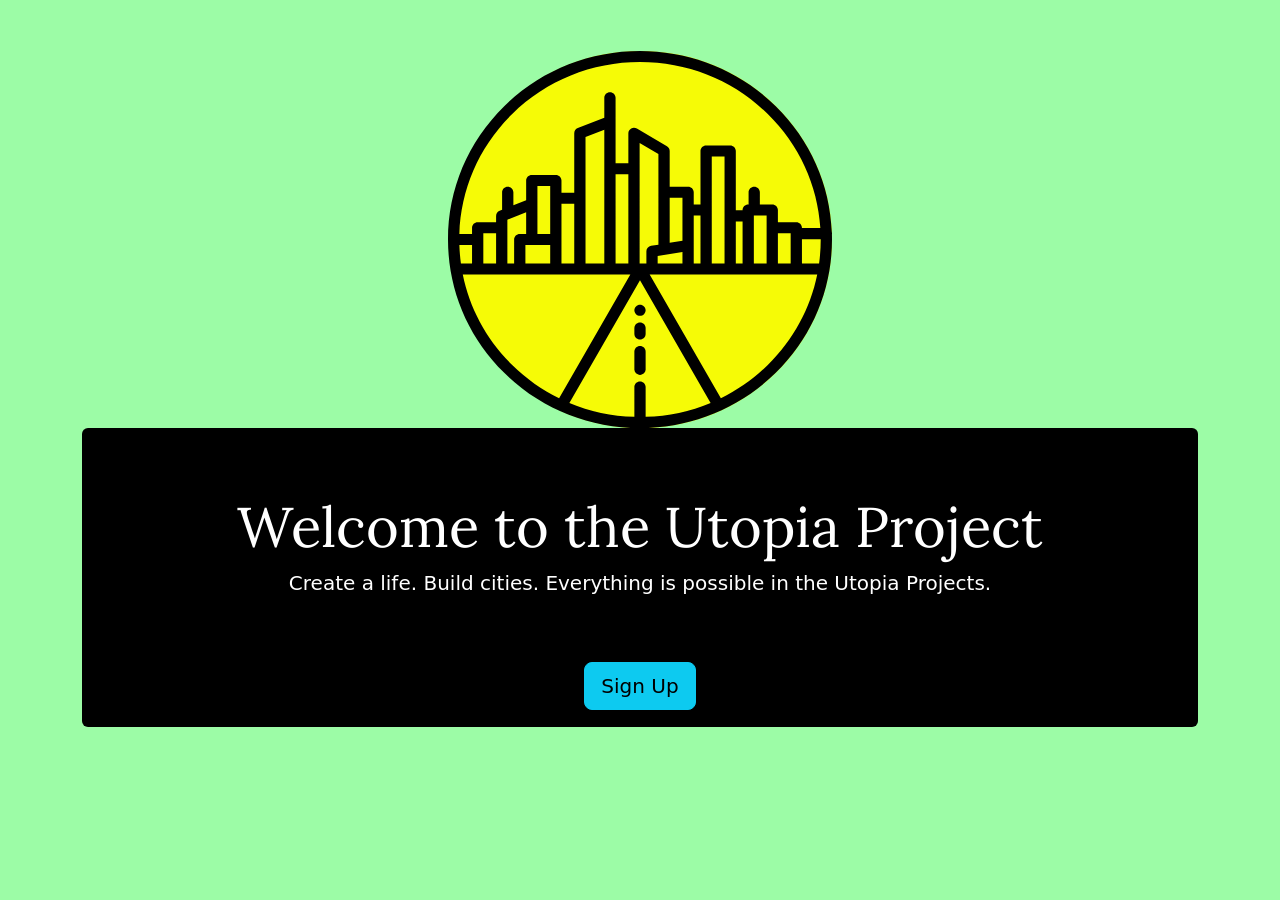
<file: index.html>
<!doctype html>
<html lang="en">
  <head>
    <!-- Required meta tags -->
    <meta charset="utf-8">
    <meta name="viewport" content="width=device-width, initial-scale=1">

    <!-- Bootstrap CSS -->
    <link href="https://cdn.jsdelivr.net/npm/bootstrap@5.1.3/dist/css/bootstrap.min.css" rel="stylesheet" integrity="sha384-1BmE4kWBq78iYhFldvKuhfTAU6auU8tT94WrHftjDbrCEXSU1oBoqyl2QvZ6jIW3" crossorigin="anonymous">

    <!--Custom Styles-->
    <link rel="stylesheet" type="text/css" href="base.css">
    <link rel="stylesheet" type="text/css" href="style.css">

    <!--Font-->
    <link rel="preconnect" href="https://fonts.googleapis.com">
    <link rel="preconnect" href="https://fonts.gstatic.com" crossorigin>
    <link href="https://fonts.googleapis.com/css2?family=Lora&display=swap" rel="stylesheet">

    <title>Utopia Landing</title>
  </head>
  <body>
     
      
      
      
    <img src="Group 1.svg" alt="Utopia logo" width="30%" height="30%">
    <div class="container">
            <div class="card">
                <div class="card-body">
                     <!--Hero-->
       <div class="hero p-5 rounded-3">
            <h1 class="display-4">Welcome to the Utopia Project</h1>
            <p class="lead">Create a life. Build cities. Everything is possible in the Utopia Projects.</p>
    </div><!--END hero-->
    <div class="text-center">
                <a href="Home.html" class="btn btn-info btn-lg">Sign Up</a>
                </div>
                </div>
            </div>
    </div>

    

    <!-- Bootstrap Bundle with Popper -->
    <script src="https://cdn.jsdelivr.net/npm/bootstrap@5.1.3/dist/js/bootstrap.bundle.min.js" integrity="sha384-ka7Sk0Gln4gmtz2MlQnikT1wXgYsOg+OMhuP+IlRH9sENBO0LRn5q+8nbTov4+1p" crossorigin="anonymous"></script>

   
  </body>
</html>
</file>
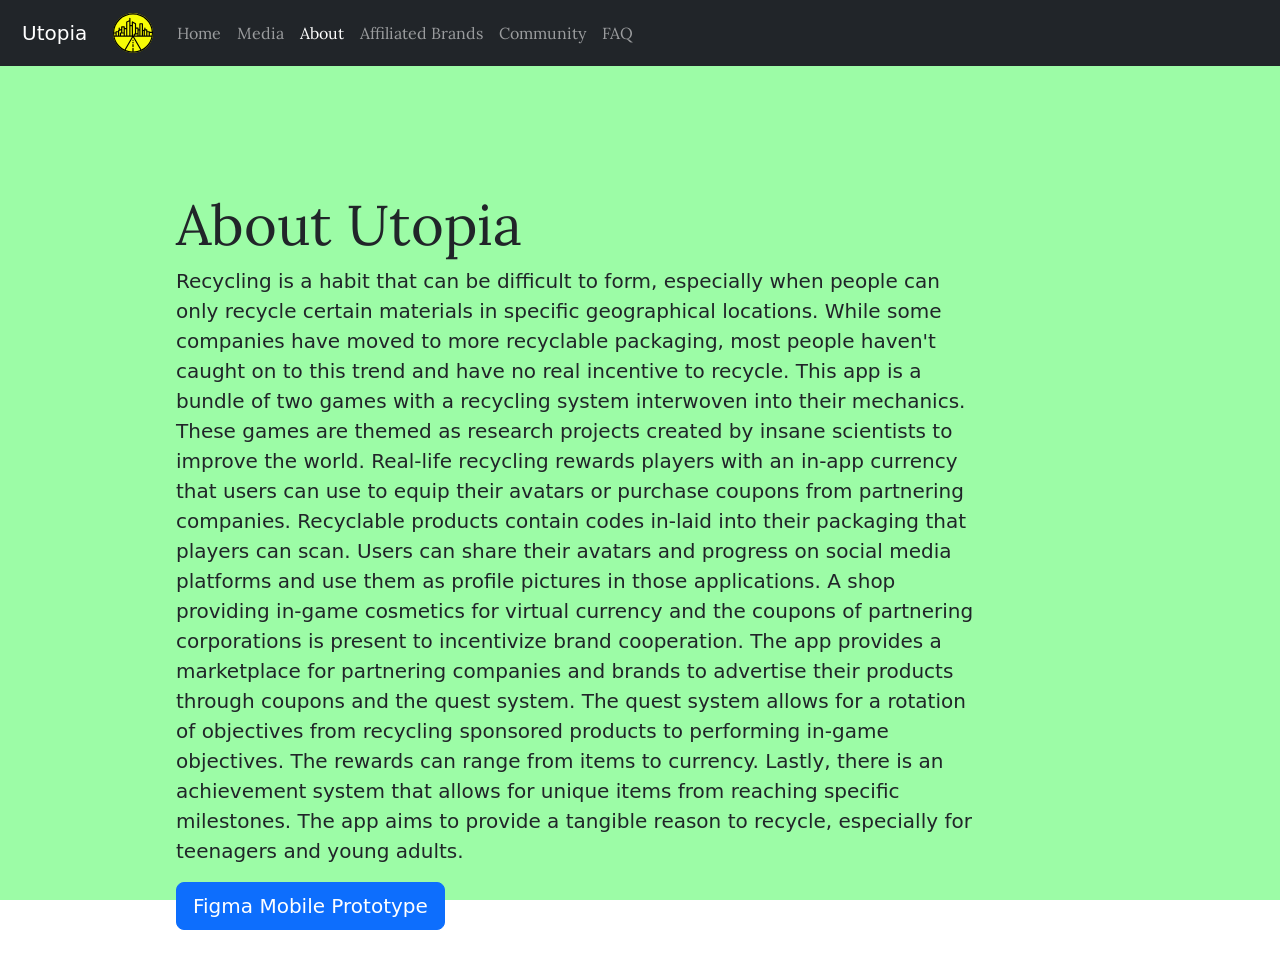
<file: About.html>
<!doctype html>
<html lang="en">
  <head>
    <!-- Required meta tags -->
    <meta charset="utf-8">
    <meta name="viewport" content="width=device-width, initial-scale=1">

    <!-- Bootstrap CSS -->
    <link href="https://cdn.jsdelivr.net/npm/bootstrap@5.1.3/dist/css/bootstrap.min.css" rel="stylesheet" integrity="sha384-1BmE4kWBq78iYhFldvKuhfTAU6auU8tT94WrHftjDbrCEXSU1oBoqyl2QvZ6jIW3" crossorigin="anonymous">

    <!--Custom Styles-->
    <link rel="stylesheet" type="text/css" href="base.css">
    <link rel="stylesheet" type="text/css" href="astyle.css">

    <!--Font-->
    <link rel="preconnect" href="https://fonts.googleapis.com">
    <link rel="preconnect" href="https://fonts.gstatic.com" crossorigin>
    <link href="https://fonts.googleapis.com/css2?family=Lora&display=swap" rel="stylesheet">

    <title>About</title>
  </head>
  <body>
    <!--navbar-->
    <nav class="navbar navbar-expand-lg navbar-dark bg-dark">
       
        <div class="container-fluid">
            <!--Brand Name-->
          <a class="navbar-brand" href="index.html">Utopia</a>
           <!--Icon-->
        <a class="navbar-brand" href="index.html">
            <img src="Group 1.svg" alt="Utopia logo" width="40" height="40">
          </a>
          <button class="navbar-toggler" type="button" data-bs-toggle="collapse" data-bs-target="#navbarNav" aria-controls="navbarNav" aria-expanded="false" aria-label="Toggle navigation">
            <span class="navbar-toggler-icon"></span>
          </button>
          <div class="collapse navbar-collapse" id="navbarNav">
            <ul class="navbar-nav">
                <li class="nav-item">
                    <a class="nav-link" href="Home.html">Home</a>
                </li>
              <li class="nav-item">
                    <a class="nav-link" href="Media.html">Media</a>
                </li>
              <li class="nav-item">
                <a class="nav-link active" aria-current="page" href="About.html">About</a>
              </li>
              <li class="nav-item">
                <a class="nav-link" href="Brands.html">Affiliated Brands</a>
              </li>
              <li class="nav-item">
                <a class="nav-link" href="Community.html">Community</a>
              </li>
              <li class="nav-item">
                <a class="nav-link" href="FAQ.html">FAQ</a>
              </li>
            </ul>
          </div>
        </div>
      </nav> <!--END navbar code-->

      <!--Hero-->
      <div class="hero p-5 rounded-3">
              <h1 class="display-4">About Utopia</h1>
              <p class="lead">Recycling is a habit that can be difficult to form, especially when people can only recycle certain materials in specific geographical locations. While some companies have moved to more recyclable packaging, most people haven't caught on to this trend and have no real incentive to recycle. This app is a bundle of two games with a recycling system interwoven into their mechanics. These games are themed as research projects created by insane scientists to improve the world. Real-life recycling rewards players with an in-app currency that users can use to equip their avatars or purchase coupons from partnering companies. Recyclable products contain codes in-laid into their packaging that players can scan. Users can share their avatars and progress on social media platforms and use them as profile pictures in those applications. A shop providing in-game cosmetics for virtual currency and the coupons of partnering corporations is present to incentivize brand cooperation. The app provides a marketplace for partnering companies and brands to advertise their products through coupons and the quest system. The quest system allows for a rotation of objectives from recycling sponsored products to performing in-game objectives. The rewards can range from items to currency. Lastly, there is an achievement system that allows for unique items from reaching specific milestones. The app aims to provide a tangible reason to recycle, especially for teenagers and young adults.</p>
              <a href="https://www.figma.com/file/jOb9wAshvpnRQLaUK1SSvT/Utopia?node-id=2%3A4" class="btn btn-primary btn-lg">Figma Mobile Prototype</a>
      </div><!--END hero-->
      

      

    
    <!-- Bootstrap Bundle with Popper -->
    <script src="https://cdn.jsdelivr.net/npm/bootstrap@5.1.3/dist/js/bootstrap.bundle.min.js" integrity="sha384-ka7Sk0Gln4gmtz2MlQnikT1wXgYsOg+OMhuP+IlRH9sENBO0LRn5q+8nbTov4+1p" crossorigin="anonymous"></script>

  </body>
</html>
</file>
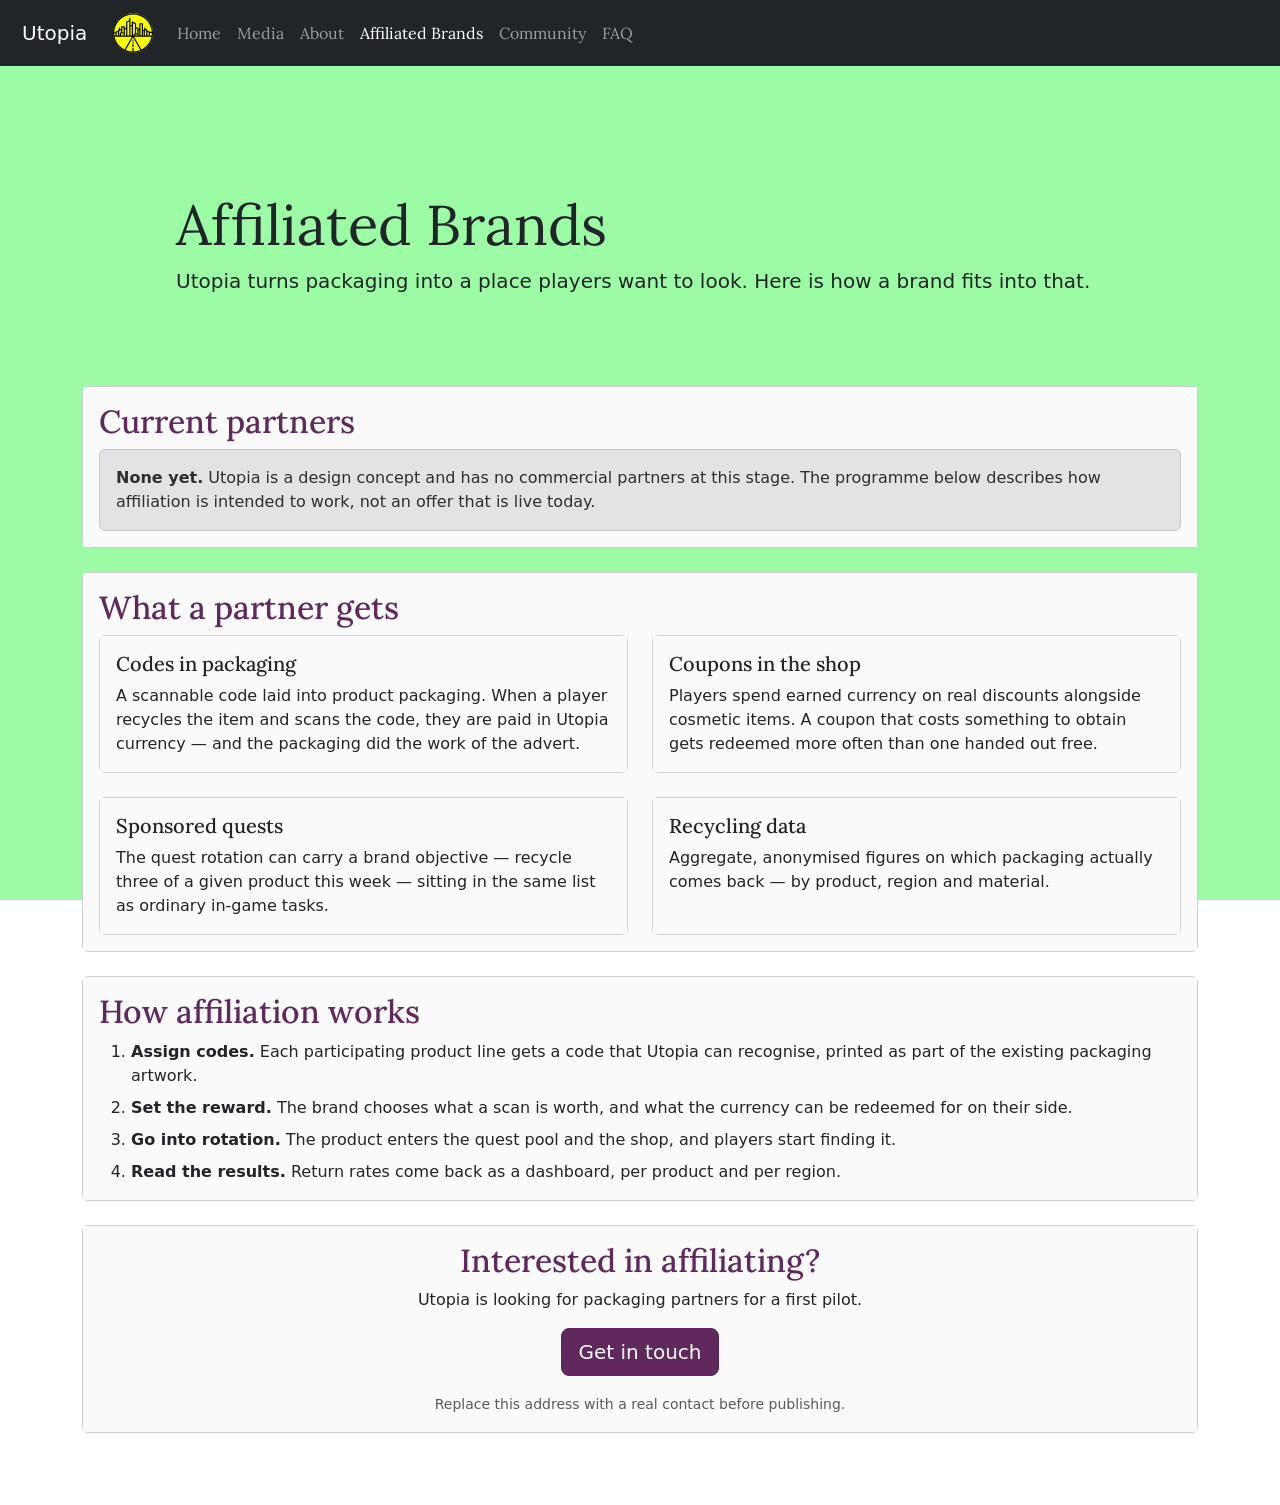
<file: Brands.html>
<!doctype html>
<html lang="en">
  <head>
    <!-- Required meta tags -->
    <meta charset="utf-8">
    <meta name="viewport" content="width=device-width, initial-scale=1">

    <!-- Bootstrap CSS -->
    <link href="https://cdn.jsdelivr.net/npm/bootstrap@5.1.3/dist/css/bootstrap.min.css" rel="stylesheet" integrity="sha384-1BmE4kWBq78iYhFldvKuhfTAU6auU8tT94WrHftjDbrCEXSU1oBoqyl2QvZ6jIW3" crossorigin="anonymous">

    <!--Custom Styles-->
    <link rel="stylesheet" type="text/css" href="base.css">
    <link rel="stylesheet" type="text/css" href="page.css">

    <!--Font-->
    <link rel="preconnect" href="https://fonts.googleapis.com">
    <link rel="preconnect" href="https://fonts.gstatic.com" crossorigin>
    <link href="https://fonts.googleapis.com/css2?family=Lora&display=swap" rel="stylesheet">

    <title>Affiliated Brands</title>
  </head>
  <body>
    <!--navbar-->
    <nav class="navbar navbar-expand-lg navbar-dark bg-dark">

        <div class="container-fluid">
            <!--Brand Name-->
          <a class="navbar-brand" href="index.html">Utopia</a>
          <!--Icon-->
        <a class="navbar-brand" href="index.html">
            <img src="Group 1.svg" alt="Utopia logo" width="40" height="40">
          </a>
          <button class="navbar-toggler" type="button" data-bs-toggle="collapse" data-bs-target="#navbarNav" aria-controls="navbarNav" aria-expanded="false" aria-label="Toggle navigation">
            <span class="navbar-toggler-icon"></span>
          </button>
          <div class="collapse navbar-collapse" id="navbarNav">
            <ul class="navbar-nav">
                <li class="nav-item">
                    <a class="nav-link" href="Home.html">Home</a>
                </li>
              <li class="nav-item">
                    <a class="nav-link" href="Media.html">Media</a>
                </li>
              <li class="nav-item">
                <a class="nav-link" href="About.html">About</a>
              </li>
              <li class="nav-item">
                <a class="nav-link active" aria-current="page" href="Brands.html">Affiliated Brands</a>
              </li>
              <li class="nav-item">
                <a class="nav-link" href="Community.html">Community</a>
              </li>
              <li class="nav-item">
                <a class="nav-link" href="FAQ.html">FAQ</a>
              </li>
            </ul>
          </div>
        </div>
      </nav> <!--END navbar code-->

      <!--Hero-->
      <div class="hero p-5 rounded-3">
          <h1 class="display-4">Affiliated Brands</h1>
          <p class="lead">Utopia turns packaging into a place players want to look. Here is how a brand fits into that.</p>
      </div><!--END hero-->

      <div class="container pb-5">

        <!--Current partners-->
        <div class="card panel">
          <div class="card-body">
            <h2 class="section-heading">Current partners</h2>
            <div class="alert alert-secondary mb-0" role="alert">
              <strong>None yet.</strong> Utopia is a design concept and has no commercial partners at this stage. The programme below describes how affiliation is intended to work, not an offer that is live today.
            </div>
          </div>
        </div>

        <!--What partners get-->
        <div class="card panel">
          <div class="card-body">
            <h2 class="section-heading">What a partner gets</h2>
            <div class="row g-4">

              <div class="col-md-6">
                <div class="card h-100">
                  <div class="card-body">
                    <h5 class="card-title">Codes in packaging</h5>
                    <p class="card-text">A scannable code laid into product packaging. When a player recycles the item and scans the code, they are paid in Utopia currency &mdash; and the packaging did the work of the advert.</p>
                  </div>
                </div>
              </div>

              <div class="col-md-6">
                <div class="card h-100">
                  <div class="card-body">
                    <h5 class="card-title">Coupons in the shop</h5>
                    <p class="card-text">Players spend earned currency on real discounts alongside cosmetic items. A coupon that costs something to obtain gets redeemed more often than one handed out free.</p>
                  </div>
                </div>
              </div>

              <div class="col-md-6">
                <div class="card h-100">
                  <div class="card-body">
                    <h5 class="card-title">Sponsored quests</h5>
                    <p class="card-text">The quest rotation can carry a brand objective &mdash; recycle three of a given product this week &mdash; sitting in the same list as ordinary in-game tasks.</p>
                  </div>
                </div>
              </div>

              <div class="col-md-6">
                <div class="card h-100">
                  <div class="card-body">
                    <h5 class="card-title">Recycling data</h5>
                    <p class="card-text">Aggregate, anonymised figures on which packaging actually comes back &mdash; by product, region and material.</p>
                  </div>
                </div>
              </div>

            </div>
          </div>
        </div>

        <!--How it works-->
        <div class="card panel">
          <div class="card-body">
            <h2 class="section-heading">How affiliation works</h2>
            <ol class="mb-0">
              <li class="mb-2"><strong>Assign codes.</strong> Each participating product line gets a code that Utopia can recognise, printed as part of the existing packaging artwork.</li>
              <li class="mb-2"><strong>Set the reward.</strong> The brand chooses what a scan is worth, and what the currency can be redeemed for on their side.</li>
              <li class="mb-2"><strong>Go into rotation.</strong> The product enters the quest pool and the shop, and players start finding it.</li>
              <li><strong>Read the results.</strong> Return rates come back as a dashboard, per product and per region.</li>
            </ol>
          </div>
        </div>

        <!--CTA-->
        <div class="card panel">
          <div class="card-body text-center">
            <h2 class="section-heading">Interested in affiliating?</h2>
            <p>Utopia is looking for packaging partners for a first pilot.</p>
            <a href="mailto:hello@example.com?subject=Utopia%20partnership" class="btn btn-utopia btn-lg">Get in touch</a>
            <p class="text-muted mt-3 mb-0"><small>Replace this address with a real contact before publishing.</small></p>
          </div>
        </div>

      </div>

    <!-- Bootstrap Bundle with Popper -->
    <script src="https://cdn.jsdelivr.net/npm/bootstrap@5.1.3/dist/js/bootstrap.bundle.min.js" integrity="sha384-ka7Sk0Gln4gmtz2MlQnikT1wXgYsOg+OMhuP+IlRH9sENBO0LRn5q+8nbTov4+1p" crossorigin="anonymous"></script>

  </body>
</html>
</file>
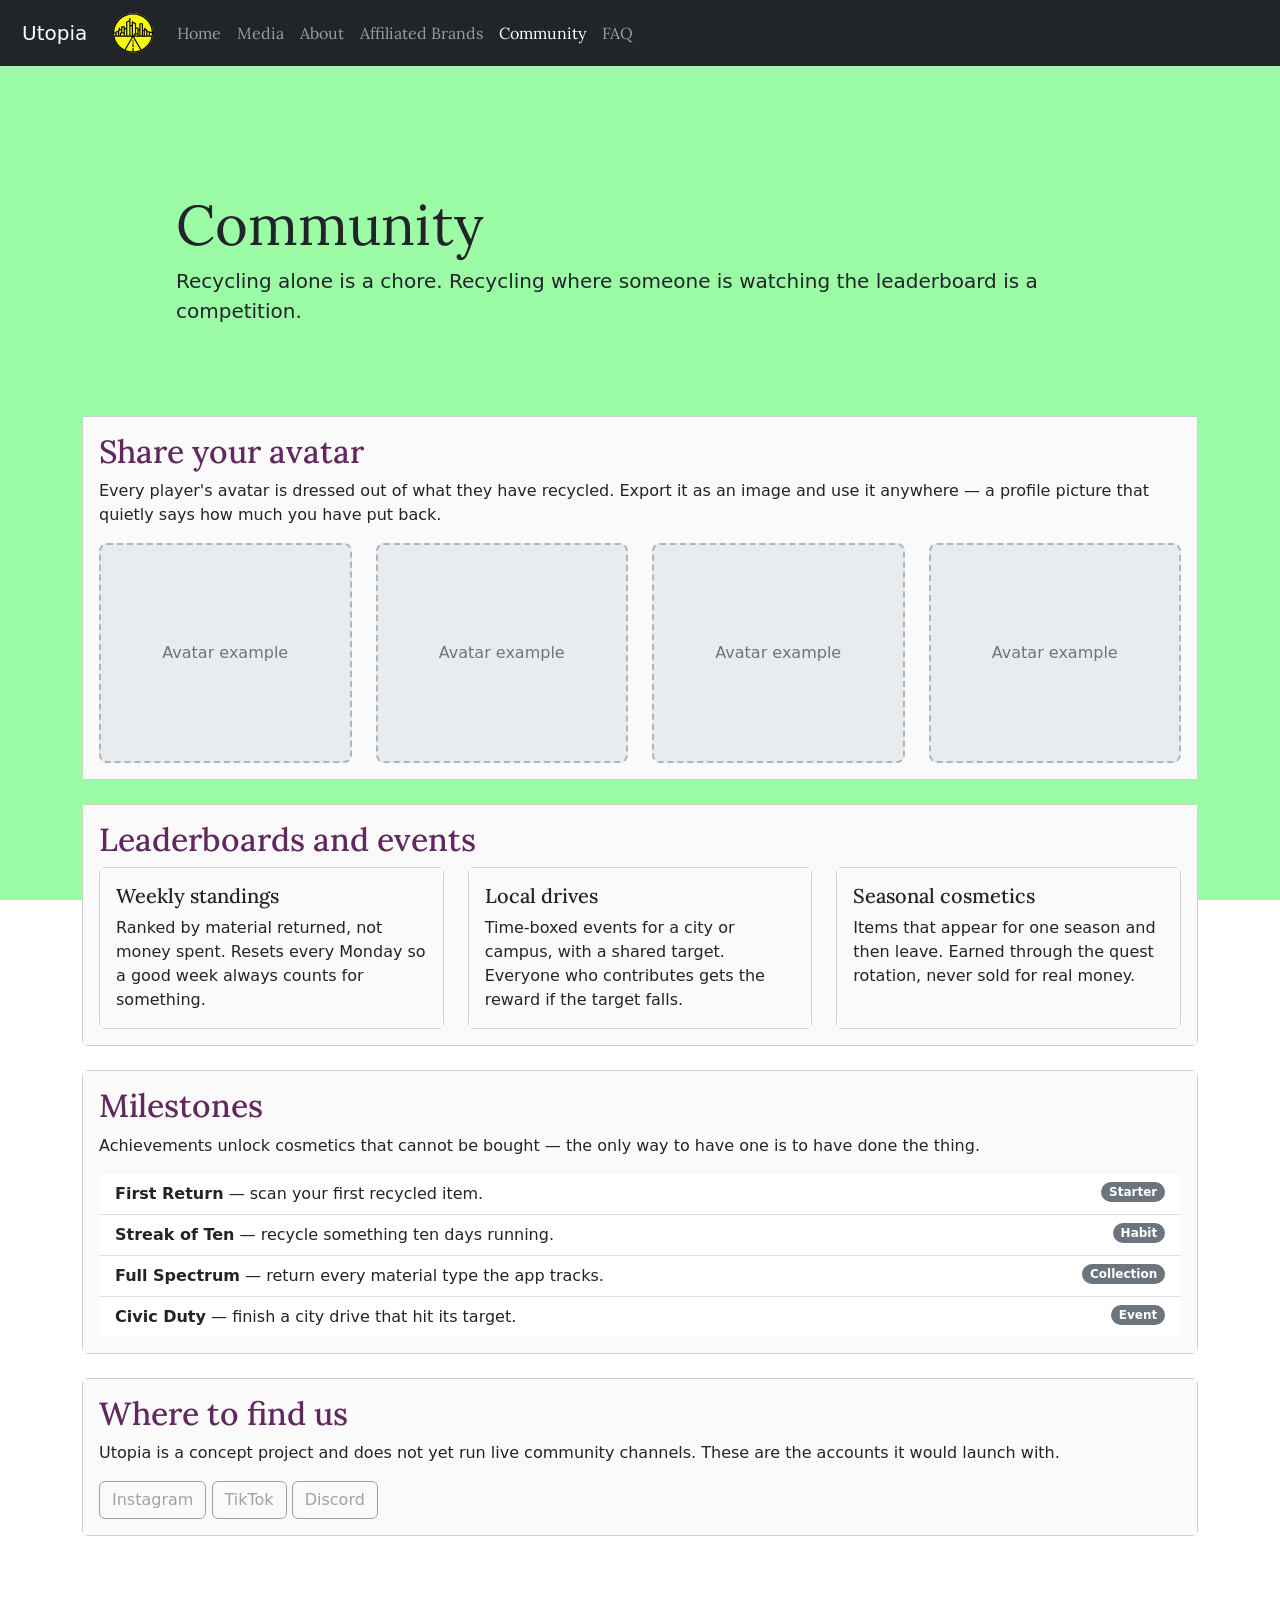
<file: Community.html>
<!doctype html>
<html lang="en">
  <head>
    <!-- Required meta tags -->
    <meta charset="utf-8">
    <meta name="viewport" content="width=device-width, initial-scale=1">

    <!-- Bootstrap CSS -->
    <link href="https://cdn.jsdelivr.net/npm/bootstrap@5.1.3/dist/css/bootstrap.min.css" rel="stylesheet" integrity="sha384-1BmE4kWBq78iYhFldvKuhfTAU6auU8tT94WrHftjDbrCEXSU1oBoqyl2QvZ6jIW3" crossorigin="anonymous">

    <!--Custom Styles-->
    <link rel="stylesheet" type="text/css" href="base.css">
    <link rel="stylesheet" type="text/css" href="page.css">

    <!--Font-->
    <link rel="preconnect" href="https://fonts.googleapis.com">
    <link rel="preconnect" href="https://fonts.gstatic.com" crossorigin>
    <link href="https://fonts.googleapis.com/css2?family=Lora&display=swap" rel="stylesheet">

    <title>Community</title>
  </head>
  <body>
    <!--navbar-->
    <nav class="navbar navbar-expand-lg navbar-dark bg-dark">

        <div class="container-fluid">
            <!--Brand Name-->
          <a class="navbar-brand" href="index.html">Utopia</a>
          <!--Icon-->
        <a class="navbar-brand" href="index.html">
            <img src="Group 1.svg" alt="Utopia logo" width="40" height="40">
          </a>
          <button class="navbar-toggler" type="button" data-bs-toggle="collapse" data-bs-target="#navbarNav" aria-controls="navbarNav" aria-expanded="false" aria-label="Toggle navigation">
            <span class="navbar-toggler-icon"></span>
          </button>
          <div class="collapse navbar-collapse" id="navbarNav">
            <ul class="navbar-nav">
                <li class="nav-item">
                    <a class="nav-link" href="Home.html">Home</a>
                </li>
              <li class="nav-item">
                    <a class="nav-link" href="Media.html">Media</a>
                </li>
              <li class="nav-item">
                <a class="nav-link" href="About.html">About</a>
              </li>
              <li class="nav-item">
                <a class="nav-link" href="Brands.html">Affiliated Brands</a>
              </li>
              <li class="nav-item">
                <a class="nav-link active" aria-current="page" href="Community.html">Community</a>
              </li>
              <li class="nav-item">
                <a class="nav-link" href="FAQ.html">FAQ</a>
              </li>
            </ul>
          </div>
        </div>
      </nav> <!--END navbar code-->

      <!--Hero-->
      <div class="hero p-5 rounded-3">
          <h1 class="display-4">Community</h1>
          <p class="lead">Recycling alone is a chore. Recycling where someone is watching the leaderboard is a competition.</p>
      </div><!--END hero-->

      <div class="container pb-5">

        <!--Avatars-->
        <div class="card panel">
          <div class="card-body">
            <h2 class="section-heading">Share your avatar</h2>
            <p>Every player's avatar is dressed out of what they have recycled. Export it as an image and use it anywhere &mdash; a profile picture that quietly says how much you have put back.</p>
            <div class="row g-4">
              <div class="col-md-3"><div class="placeholder-tile rounded-3">Avatar example</div></div>
              <div class="col-md-3"><div class="placeholder-tile rounded-3">Avatar example</div></div>
              <div class="col-md-3"><div class="placeholder-tile rounded-3">Avatar example</div></div>
              <div class="col-md-3"><div class="placeholder-tile rounded-3">Avatar example</div></div>
            </div>
          </div>
        </div>

        <!--Leaderboards & events-->
        <div class="card panel">
          <div class="card-body">
            <h2 class="section-heading">Leaderboards and events</h2>
            <div class="row g-4">

              <div class="col-md-4">
                <div class="card h-100">
                  <div class="card-body">
                    <h5 class="card-title">Weekly standings</h5>
                    <p class="card-text">Ranked by material returned, not money spent. Resets every Monday so a good week always counts for something.</p>
                  </div>
                </div>
              </div>

              <div class="col-md-4">
                <div class="card h-100">
                  <div class="card-body">
                    <h5 class="card-title">Local drives</h5>
                    <p class="card-text">Time-boxed events for a city or campus, with a shared target. Everyone who contributes gets the reward if the target falls.</p>
                  </div>
                </div>
              </div>

              <div class="col-md-4">
                <div class="card h-100">
                  <div class="card-body">
                    <h5 class="card-title">Seasonal cosmetics</h5>
                    <p class="card-text">Items that appear for one season and then leave. Earned through the quest rotation, never sold for real money.</p>
                  </div>
                </div>
              </div>

            </div>
          </div>
        </div>

        <!--Achievements-->
        <div class="card panel">
          <div class="card-body">
            <h2 class="section-heading">Milestones</h2>
            <p>Achievements unlock cosmetics that cannot be bought &mdash; the only way to have one is to have done the thing.</p>
            <ul class="list-group list-group-flush">
              <li class="list-group-item d-flex justify-content-between align-items-start flex-wrap">
                <span><strong>First Return</strong> &mdash; scan your first recycled item.</span>
                <span class="badge bg-secondary rounded-pill">Starter</span>
              </li>
              <li class="list-group-item d-flex justify-content-between align-items-start flex-wrap">
                <span><strong>Streak of Ten</strong> &mdash; recycle something ten days running.</span>
                <span class="badge bg-secondary rounded-pill">Habit</span>
              </li>
              <li class="list-group-item d-flex justify-content-between align-items-start flex-wrap">
                <span><strong>Full Spectrum</strong> &mdash; return every material type the app tracks.</span>
                <span class="badge bg-secondary rounded-pill">Collection</span>
              </li>
              <li class="list-group-item d-flex justify-content-between align-items-start flex-wrap">
                <span><strong>Civic Duty</strong> &mdash; finish a city drive that hit its target.</span>
                <span class="badge bg-secondary rounded-pill">Event</span>
              </li>
            </ul>
          </div>
        </div>

        <!--Where to find us-->
        <div class="card panel">
          <div class="card-body">
            <h2 class="section-heading">Where to find us</h2>
            <p>Utopia is a concept project and does not yet run live community channels. These are the accounts it would launch with.</p>
            <p class="mb-0">
              <a href="#" class="btn btn-outline-secondary disabled" aria-disabled="true" tabindex="-1">Instagram</a>
              <a href="#" class="btn btn-outline-secondary disabled" aria-disabled="true" tabindex="-1">TikTok</a>
              <a href="#" class="btn btn-outline-secondary disabled" aria-disabled="true" tabindex="-1">Discord</a>
            </p>
          </div>
        </div>

      </div>

    <!-- Bootstrap Bundle with Popper -->
    <script src="https://cdn.jsdelivr.net/npm/bootstrap@5.1.3/dist/js/bootstrap.bundle.min.js" integrity="sha384-ka7Sk0Gln4gmtz2MlQnikT1wXgYsOg+OMhuP+IlRH9sENBO0LRn5q+8nbTov4+1p" crossorigin="anonymous"></script>

  </body>
</html>
</file>
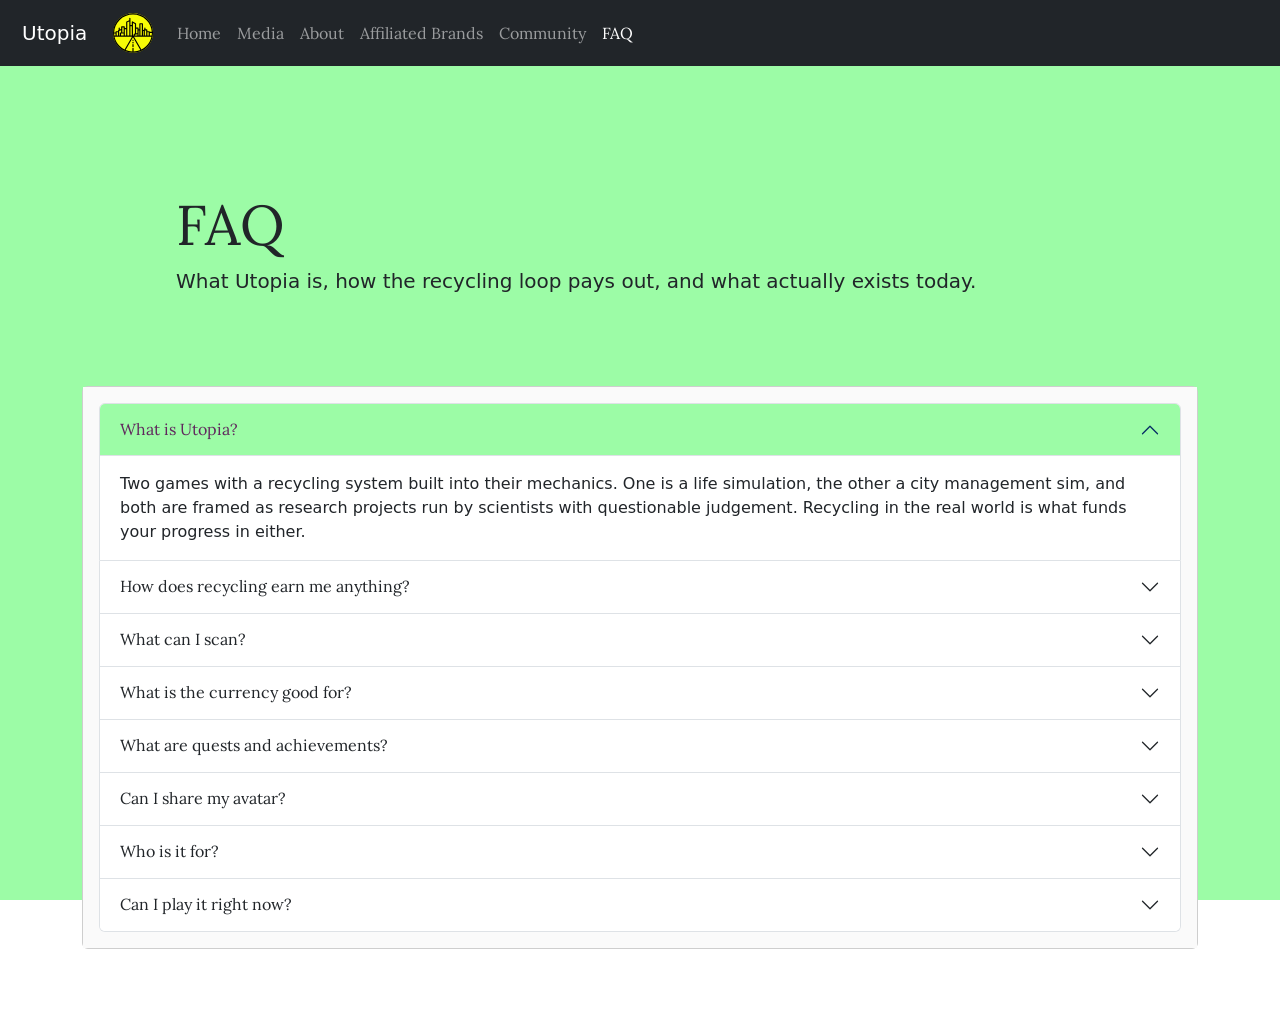
<file: FAQ.html>
<!doctype html>
<html lang="en">
  <head>
    <!-- Required meta tags -->
    <meta charset="utf-8">
    <meta name="viewport" content="width=device-width, initial-scale=1">

    <!-- Bootstrap CSS -->
    <link href="https://cdn.jsdelivr.net/npm/bootstrap@5.1.3/dist/css/bootstrap.min.css" rel="stylesheet" integrity="sha384-1BmE4kWBq78iYhFldvKuhfTAU6auU8tT94WrHftjDbrCEXSU1oBoqyl2QvZ6jIW3" crossorigin="anonymous">

    <!--Custom Styles-->
    <link rel="stylesheet" type="text/css" href="base.css">
    <link rel="stylesheet" type="text/css" href="page.css">

    <!--Font-->
    <link rel="preconnect" href="https://fonts.googleapis.com">
    <link rel="preconnect" href="https://fonts.gstatic.com" crossorigin>
    <link href="https://fonts.googleapis.com/css2?family=Lora&display=swap" rel="stylesheet">

    <title>FAQ</title>
  </head>
  <body>
    <!--navbar-->
    <nav class="navbar navbar-expand-lg navbar-dark bg-dark">

        <div class="container-fluid">
            <!--Brand Name-->
          <a class="navbar-brand" href="index.html">Utopia</a>
          <!--Icon-->
        <a class="navbar-brand" href="index.html">
            <img src="Group 1.svg" alt="Utopia logo" width="40" height="40">
          </a>
          <button class="navbar-toggler" type="button" data-bs-toggle="collapse" data-bs-target="#navbarNav" aria-controls="navbarNav" aria-expanded="false" aria-label="Toggle navigation">
            <span class="navbar-toggler-icon"></span>
          </button>
          <div class="collapse navbar-collapse" id="navbarNav">
            <ul class="navbar-nav">
                <li class="nav-item">
                    <a class="nav-link" href="Home.html">Home</a>
                </li>
              <li class="nav-item">
                    <a class="nav-link" href="Media.html">Media</a>
                </li>
              <li class="nav-item">
                <a class="nav-link" href="About.html">About</a>
              </li>
              <li class="nav-item">
                <a class="nav-link" href="Brands.html">Affiliated Brands</a>
              </li>
              <li class="nav-item">
                <a class="nav-link" href="Community.html">Community</a>
              </li>
              <li class="nav-item">
                <a class="nav-link active" aria-current="page" href="FAQ.html">FAQ</a>
              </li>
            </ul>
          </div>
        </div>
      </nav> <!--END navbar code-->

      <!--Hero-->
      <div class="hero p-5 rounded-3">
          <h1 class="display-4">FAQ</h1>
          <p class="lead">What Utopia is, how the recycling loop pays out, and what actually exists today.</p>
      </div><!--END hero-->

      <div class="container pb-5">
        <div class="card panel">
          <div class="card-body">

            <div class="accordion" id="faqAccordion">

              <div class="accordion-item">
                <h2 class="accordion-header" id="faqHeadingOne">
                  <button class="accordion-button" type="button" data-bs-toggle="collapse" data-bs-target="#faqOne" aria-expanded="true" aria-controls="faqOne">
                    What is Utopia?
                  </button>
                </h2>
                <div id="faqOne" class="accordion-collapse collapse show" aria-labelledby="faqHeadingOne" data-bs-parent="#faqAccordion">
                  <div class="accordion-body">
                    Two games with a recycling system built into their mechanics. One is a life simulation, the other a city management sim, and both are framed as research projects run by scientists with questionable judgement. Recycling in the real world is what funds your progress in either.
                  </div>
                </div>
              </div>

              <div class="accordion-item">
                <h2 class="accordion-header" id="faqHeadingTwo">
                  <button class="accordion-button collapsed" type="button" data-bs-toggle="collapse" data-bs-target="#faqTwo" aria-expanded="false" aria-controls="faqTwo">
                    How does recycling earn me anything?
                  </button>
                </h2>
                <div id="faqTwo" class="accordion-collapse collapse" aria-labelledby="faqHeadingTwo" data-bs-parent="#faqAccordion">
                  <div class="accordion-body">
                    Participating packaging carries a code. You recycle the item, scan the code with the app, and the value lands in your account as in-app currency. The idea is to attach an immediate, visible reward to an act that normally gives you nothing back.
                  </div>
                </div>
              </div>

              <div class="accordion-item">
                <h2 class="accordion-header" id="faqHeadingThree">
                  <button class="accordion-button collapsed" type="button" data-bs-toggle="collapse" data-bs-target="#faqThree" aria-expanded="false" aria-controls="faqThree">
                    What can I scan?
                  </button>
                </h2>
                <div id="faqThree" class="accordion-collapse collapse" aria-labelledby="faqHeadingThree" data-bs-parent="#faqAccordion">
                  <div class="accordion-body">
                    Products from affiliated brands, which carry a Utopia code in their packaging artwork. Which products qualify changes with the quest rotation, so the list is worth checking before a shop.
                  </div>
                </div>
              </div>

              <div class="accordion-item">
                <h2 class="accordion-header" id="faqHeadingFour">
                  <button class="accordion-button collapsed" type="button" data-bs-toggle="collapse" data-bs-target="#faqFour" aria-expanded="false" aria-controls="faqFour">
                    What is the currency good for?
                  </button>
                </h2>
                <div id="faqFour" class="accordion-collapse collapse" aria-labelledby="faqHeadingFour" data-bs-parent="#faqAccordion">
                  <div class="accordion-body">
                    Two things. Cosmetics for your avatar and your city, and real coupons from affiliated brands. The first is why you keep playing; the second is why recycling pays for itself.
                  </div>
                </div>
              </div>

              <div class="accordion-item">
                <h2 class="accordion-header" id="faqHeadingFive">
                  <button class="accordion-button collapsed" type="button" data-bs-toggle="collapse" data-bs-target="#faqFive" aria-expanded="false" aria-controls="faqFive">
                    What are quests and achievements?
                  </button>
                </h2>
                <div id="faqFive" class="accordion-collapse collapse" aria-labelledby="faqHeadingFive" data-bs-parent="#faqAccordion">
                  <div class="accordion-body">
                    Quests rotate. Some ask you to recycle a particular sponsored product, others are ordinary in-game objectives, and they pay out in items or currency. Achievements are permanent milestones &mdash; hitting one unlocks a cosmetic that is not available any other way.
                  </div>
                </div>
              </div>

              <div class="accordion-item">
                <h2 class="accordion-header" id="faqHeadingSix">
                  <button class="accordion-button collapsed" type="button" data-bs-toggle="collapse" data-bs-target="#faqSix" aria-expanded="false" aria-controls="faqSix">
                    Can I share my avatar?
                  </button>
                </h2>
                <div id="faqSix" class="accordion-collapse collapse" aria-labelledby="faqHeadingSix" data-bs-parent="#faqAccordion">
                  <div class="accordion-body">
                    Yes. Avatars and progress export as images meant to be used as profile pictures on other platforms. See <a href="Community.html">Community</a>.
                  </div>
                </div>
              </div>

              <div class="accordion-item">
                <h2 class="accordion-header" id="faqHeadingSeven">
                  <button class="accordion-button collapsed" type="button" data-bs-toggle="collapse" data-bs-target="#faqSeven" aria-expanded="false" aria-controls="faqSeven">
                    Who is it for?
                  </button>
                </h2>
                <div id="faqSeven" class="accordion-collapse collapse" aria-labelledby="faqHeadingSeven" data-bs-parent="#faqAccordion">
                  <div class="accordion-body">
                    Teenagers and young adults &mdash; the group most likely to already be playing something on their phone, and least likely to have a reason to sort their rubbish.
                  </div>
                </div>
              </div>

              <div class="accordion-item">
                <h2 class="accordion-header" id="faqHeadingEight">
                  <button class="accordion-button collapsed" type="button" data-bs-toggle="collapse" data-bs-target="#faqEight" aria-expanded="false" aria-controls="faqEight">
                    Can I play it right now?
                  </button>
                </h2>
                <div id="faqEight" class="accordion-collapse collapse" aria-labelledby="faqHeadingEight" data-bs-parent="#faqAccordion">
                  <div class="accordion-body">
                    Not yet. Utopia is a design concept &mdash; this site and the Figma prototype are what exist so far, and neither game is built. The clickable prototype is on the <a href="Media.html">Media</a> page.
                  </div>
                </div>
              </div>

            </div>

          </div>
        </div>
      </div>

    <!-- Bootstrap Bundle with Popper -->
    <script src="https://cdn.jsdelivr.net/npm/bootstrap@5.1.3/dist/js/bootstrap.bundle.min.js" integrity="sha384-ka7Sk0Gln4gmtz2MlQnikT1wXgYsOg+OMhuP+IlRH9sENBO0LRn5q+8nbTov4+1p" crossorigin="anonymous"></script>

  </body>
</html>
</file>
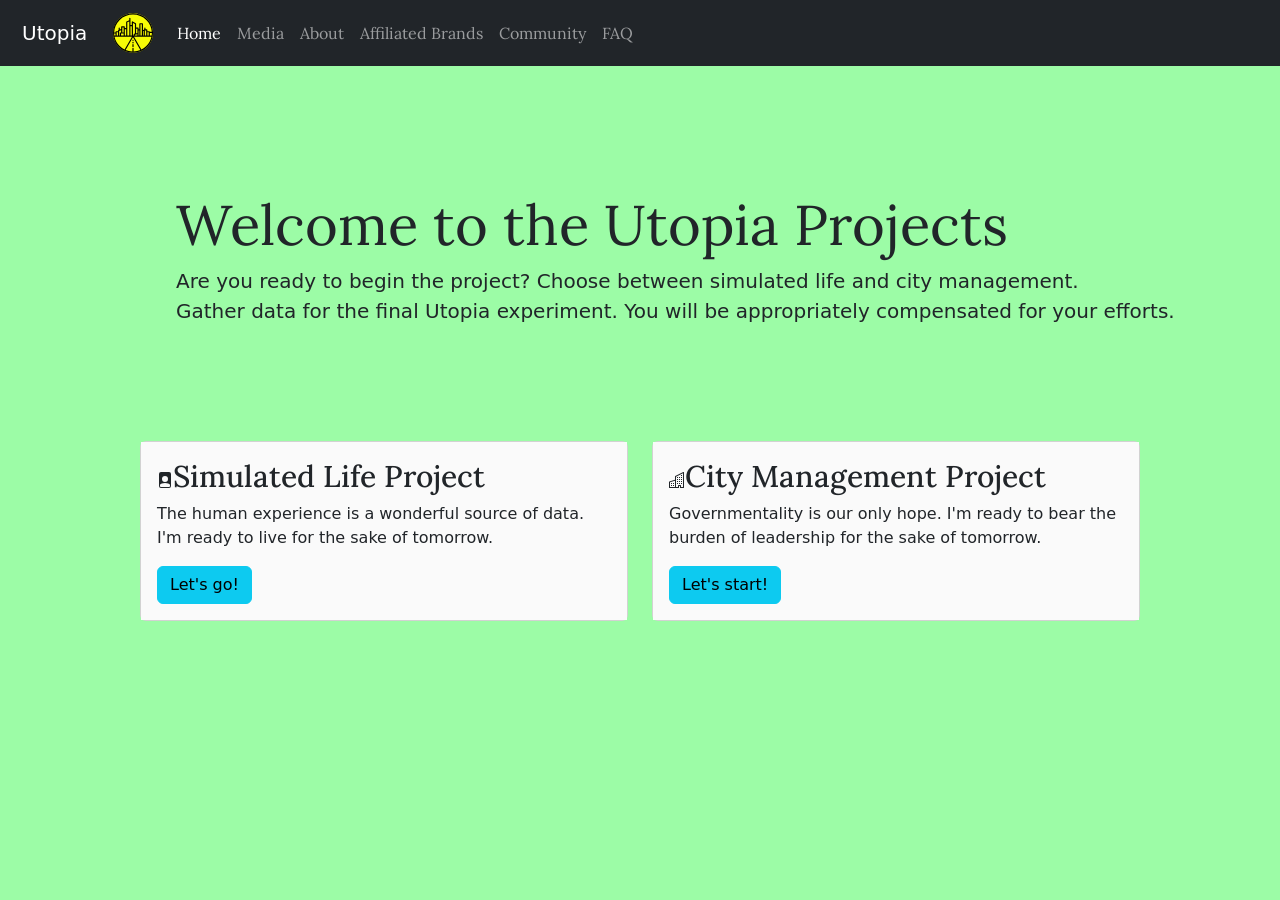
<file: Home.html>
<!doctype html>
<html lang="en">
  <head>
    <!-- Required meta tags -->
    <meta charset="utf-8">
    <meta name="viewport" content="width=device-width, initial-scale=1">

    <!-- Bootstrap CSS -->
    <link href="https://cdn.jsdelivr.net/npm/bootstrap@5.1.3/dist/css/bootstrap.min.css" rel="stylesheet" integrity="sha384-1BmE4kWBq78iYhFldvKuhfTAU6auU8tT94WrHftjDbrCEXSU1oBoqyl2QvZ6jIW3" crossorigin="anonymous">

    <!--Custom Styles-->
    <link rel="stylesheet" type="text/css" href="base.css">
    <link rel="stylesheet" type="text/css" href="hstyle.css">

    <!--Font-->
    <link rel="preconnect" href="https://fonts.googleapis.com">
    <link rel="preconnect" href="https://fonts.gstatic.com" crossorigin>
    <link href="https://fonts.googleapis.com/css2?family=Lora&display=swap" rel="stylesheet">

    <title>Utopia</title>
  </head>
  <body>
    <!--navbar-->
    <nav class="navbar navbar-expand-lg navbar-dark bg-dark">
        
        <div class="container-fluid">
            <!--Brand Name-->
          <a class="navbar-brand" href="index.html">Utopia</a>
          <!--Icon-->
        <a class="navbar-brand" href="index.html">
            <img src="Group 1.svg" alt="Utopia logo"  width="40" height="40">
          </a>
          <button class="navbar-toggler" type="button" data-bs-toggle="collapse" data-bs-target="#navbarNav" aria-controls="navbarNav" aria-expanded="false" aria-label="Toggle navigation">
            <span class="navbar-toggler-icon"></span>
          </button>
          <div class="collapse navbar-collapse" id="navbarNav">
            <ul class="navbar-nav">
                <li class="nav-item">
                    <a class="nav-link active" aria-current="page" href="Home.html">Home</a>
                </li>
              <li class="nav-item">
                    <a class="nav-link" href="Media.html">Media</a>
                </li>
              <li class="nav-item">
                <a class="nav-link" href="About.html">About</a>
              </li>
              <li class="nav-item">
                <a class="nav-link" href="Brands.html">Affiliated Brands</a>
              </li>
              <li class="nav-item">
                <a class="nav-link" href="Community.html">Community</a>
              </li>
              <li class="nav-item">
                <a class="nav-link" href="FAQ.html">FAQ</a>
              </li>
            </ul>
          </div>
        </div>
      </nav> <!--END navbar code-->

      <!--Hero-->
      <div class="hero p-5 rounded-3">
          <h1 class="display-4">Welcome to the Utopia Projects</h1>
          <p class="lead">Are you ready to begin the project? Choose between simulated life and city management. <br> Gather data for the final Utopia experiment. You will be appropriately compensated for your efforts.</p>
      </div><!--END hero-->

      <!--Cards-->
      <div id="game-choice" class="container">
        <div class="row g-4">
        <div class="col-sm-6">
          <div class="card h-100">
            <div class="card-body">
              <h5 class="card-title"><svg xmlns="http://www.w3.org/2000/svg" width="16" height="16" fill="currentColor" class="bi bi-file-person-fill" viewBox="0 0 16 16">
                <path d="M12 0H4a2 2 0 0 0-2 2v12a2 2 0 0 0 2 2h8a2 2 0 0 0 2-2V2a2 2 0 0 0-2-2zm-1 7a3 3 0 1 1-6 0 3 3 0 0 1 6 0zm-3 4c2.623 0 4.146.826 5 1.755V14a1 1 0 0 1-1 1H4a1 1 0 0 1-1-1v-1.245C3.854 11.825 5.377 11 8 11z"/>
              </svg>Simulated Life Project</h5>
              <p class="card-text">The human experience is a wonderful source of data. I'm ready to live for the sake of tomorrow.</p>
              <a href="#" class="btn btn-info">Let's go!</a>
            </div>
          </div>
        </div>
        <div class="col-sm-6">
          <div class="card h-100">
            <div class="card-body">

              <h5 class="card-title"><svg xmlns="http://www.w3.org/2000/svg" width="16" height="16" fill="currentColor" class="bi bi-building" viewBox="0 0 16 16">
                <path fill-rule="evenodd" d="M14.763.075A.5.5 0 0 1 15 .5v15a.5.5 0 0 1-.5.5h-3a.5.5 0 0 1-.5-.5V14h-1v1.5a.5.5 0 0 1-.5.5h-9a.5.5 0 0 1-.5-.5V10a.5.5 0 0 1 .342-.474L6 7.64V4.5a.5.5 0 0 1 .276-.447l8-4a.5.5 0 0 1 .487.022zM6 8.694 1 10.36V15h5V8.694zM7 15h2v-1.5a.5.5 0 0 1 .5-.5h2a.5.5 0 0 1 .5.5V15h2V1.309l-7 3.5V15z"/>
                <path d="M2 11h1v1H2v-1zm2 0h1v1H4v-1zm-2 2h1v1H2v-1zm2 0h1v1H4v-1zm4-4h1v1H8V9zm2 0h1v1h-1V9zm-2 2h1v1H8v-1zm2 0h1v1h-1v-1zm2-2h1v1h-1V9zm0 2h1v1h-1v-1zM8 7h1v1H8V7zm2 0h1v1h-1V7zm2 0h1v1h-1V7zM8 5h1v1H8V5zm2 0h1v1h-1V5zm2 0h1v1h-1V5zm0-2h1v1h-1V3z"/>
              </svg>City Management Project</h5>
              <p class="card-text">Governmentality is our only hope. I'm ready to bear the burden of leadership for the sake of tomorrow.</p>
              <a href="#" class="btn btn-info">Let's start!</a>
            </div>
          </div>
        </div>
        </div>
      </div><!--END Cards-->

    

    <!-- Bootstrap Bundle with Popper -->
    <script src="https://cdn.jsdelivr.net/npm/bootstrap@5.1.3/dist/js/bootstrap.bundle.min.js" integrity="sha384-ka7Sk0Gln4gmtz2MlQnikT1wXgYsOg+OMhuP+IlRH9sENBO0LRn5q+8nbTov4+1p" crossorigin="anonymous"></script>

    
  </body>
</html>
</file>
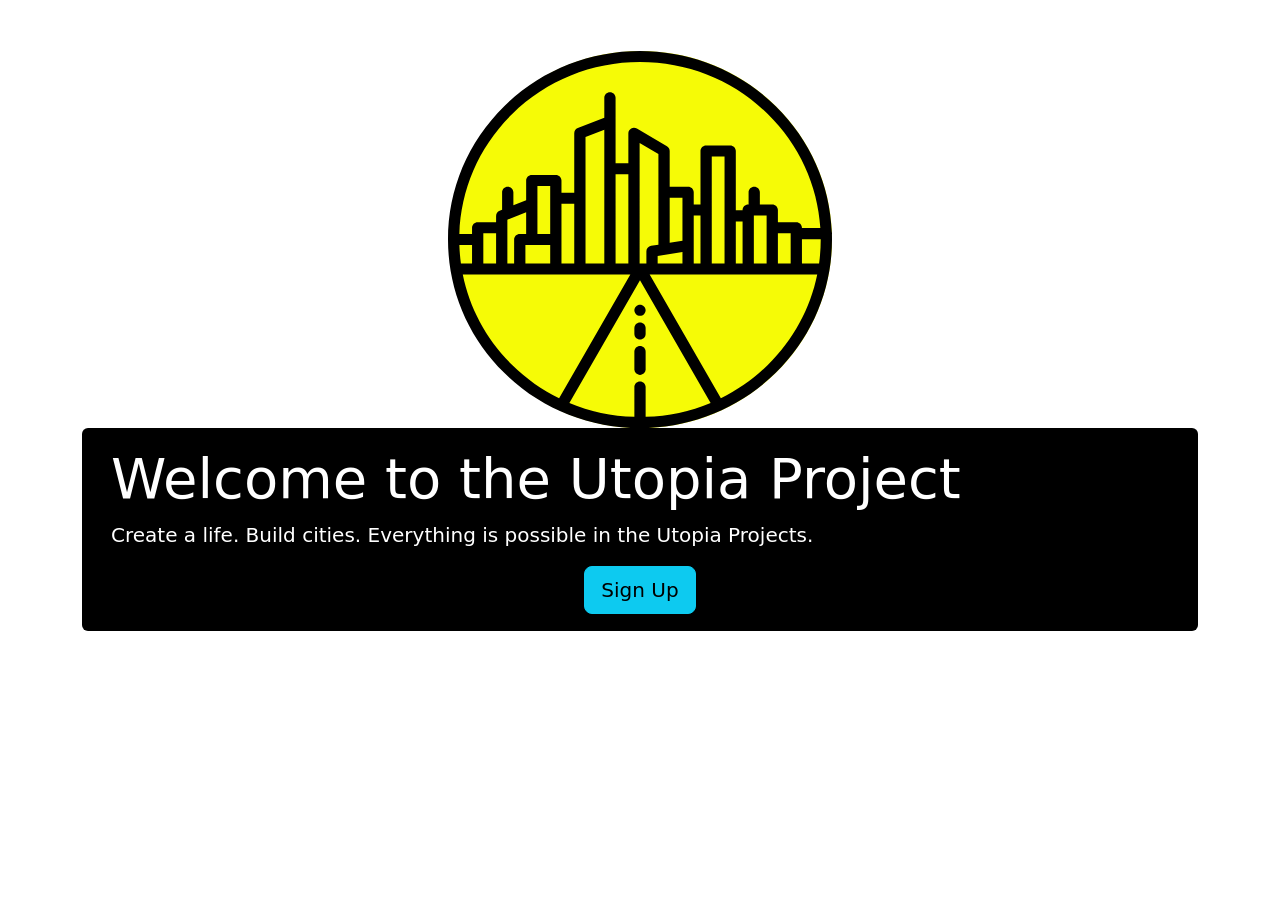
<file: Landing Page.html>
<!doctype html>
<html lang="en">
  <head>
    <!-- Required meta tags -->
    <meta charset="utf-8">
    <meta name="viewport" content="width=device-width, initial-scale=1">

    <!-- Bootstrap CSS -->
    <link href="https://cdn.jsdelivr.net/npm/bootstrap@5.1.3/dist/css/bootstrap.min.css" rel="stylesheet" integrity="sha384-1BmE4kWBq78iYhFldvKuhfTAU6auU8tT94WrHftjDbrCEXSU1oBoqyl2QvZ6jIW3" crossorigin="anonymous">

    <!--Custom Styles-->
    <link rel="stylesheet" type="text/css" href="style.css">

    <!--Font-->
    <link rel="preconnect" href="https://fonts.googleapis.com">
    <link rel="preconnect" href="https://fonts.gstatic.com" crossorigin>
    <link href="https://fonts.googleapis.com/css2?family=Lora&display=swap" rel="stylesheet">

    <title>Utopia Landing</title>
  </head>
  <body>
     
      
      
      
    <img src = "Group 1.svg" alt="" width="30%" height="30%">
    <div class="container">
            <div class="card card">
                <div class="card-body">
                     <!--Jumbotron-->
       <div class="jumbotron jumbotron-fluid">
        <div class="container">
            <h1 class="display-4">Welcome to the Utopia Project</h1>
            <p class="lead">Create a life. Build cities. Everything is possible in the Utopia Projects.</p>
        </div>
    </div><!--END jumbotron-->
    <div class="text-center">
                <a href = "Home.html">
                <button type="button" class="btn btn-info btn-lg">Sign Up</button>
                </a>
                </div>
                </div>
            </div>
    </div>

    

    <!-- Bootstrap Bundle with Popper -->
    <script src="https://cdn.jsdelivr.net/npm/bootstrap@5.1.3/dist/js/bootstrap.bundle.min.js" integrity="sha384-ka7Sk0Gln4gmtz2MlQnikT1wXgYsOg+OMhuP+IlRH9sENBO0LRn5q+8nbTov4+1p" crossorigin="anonymous"></script>

   
  </body>
</html>
</file>
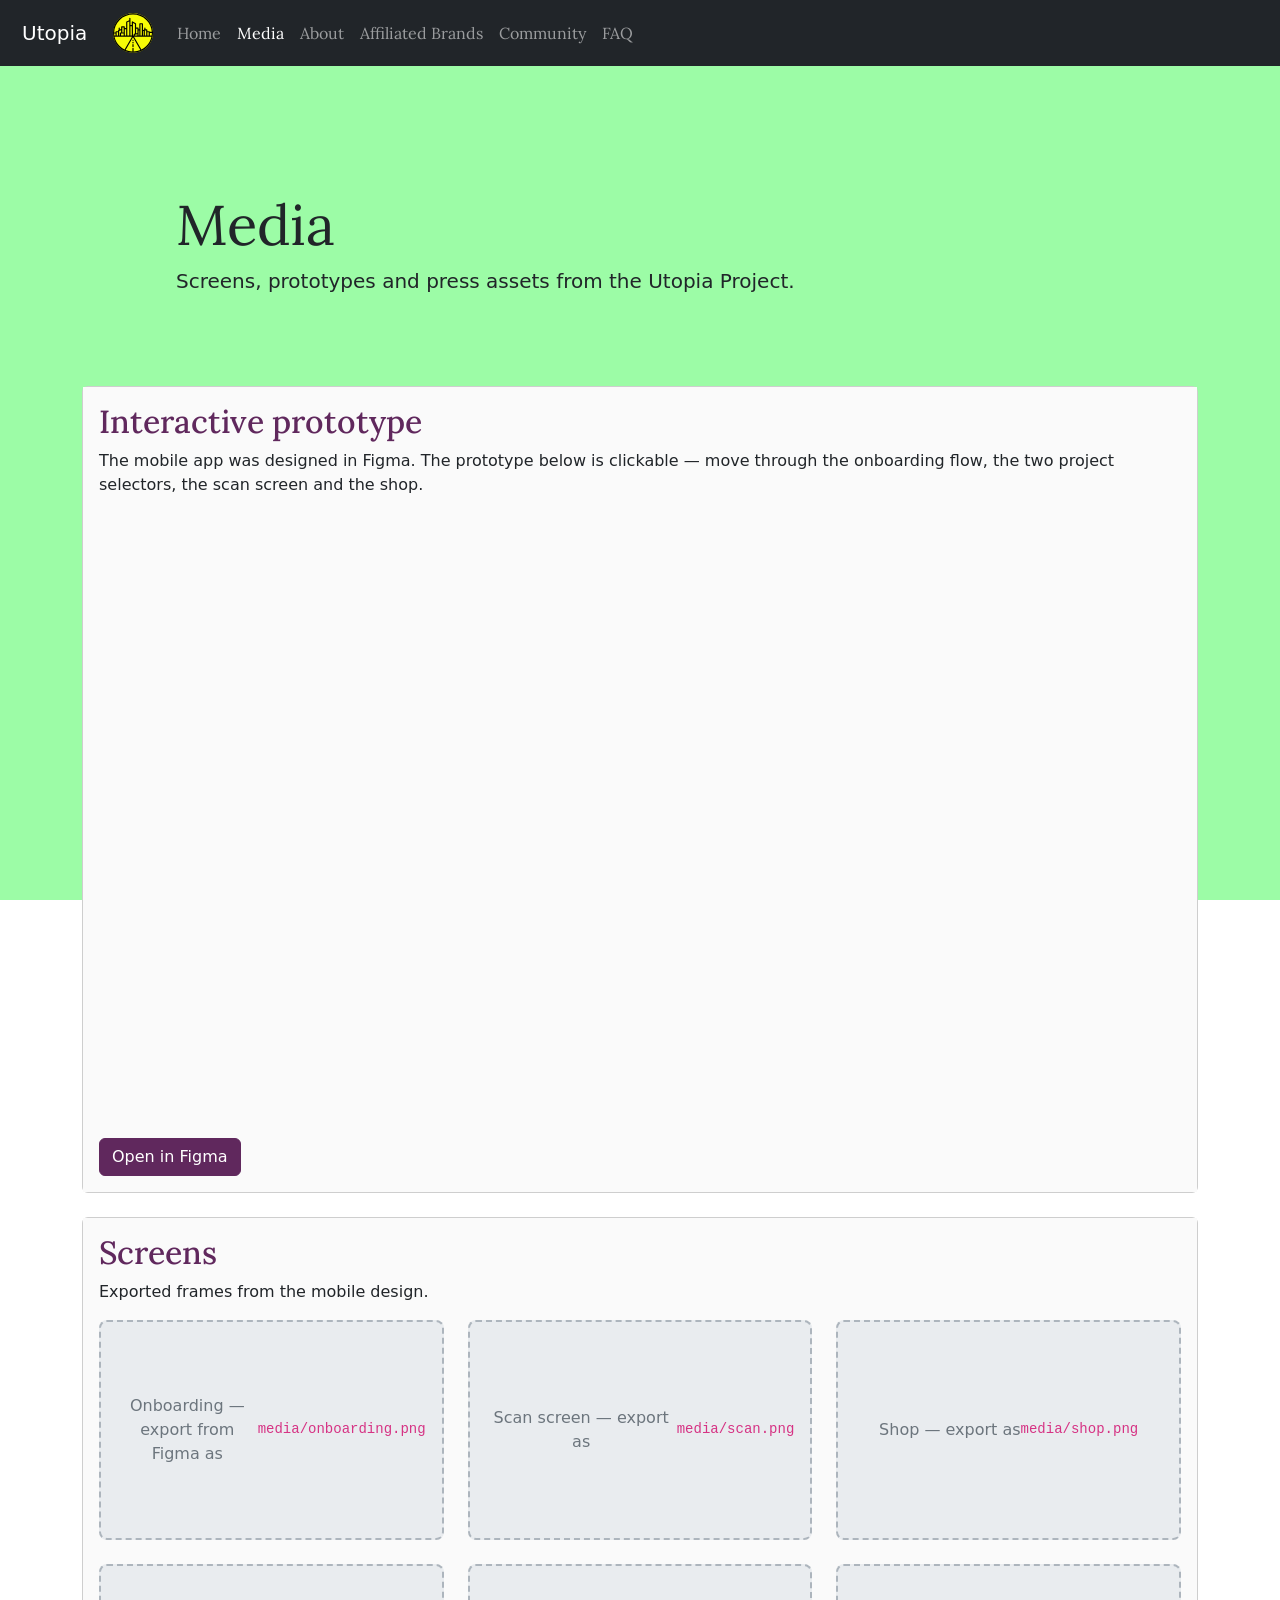
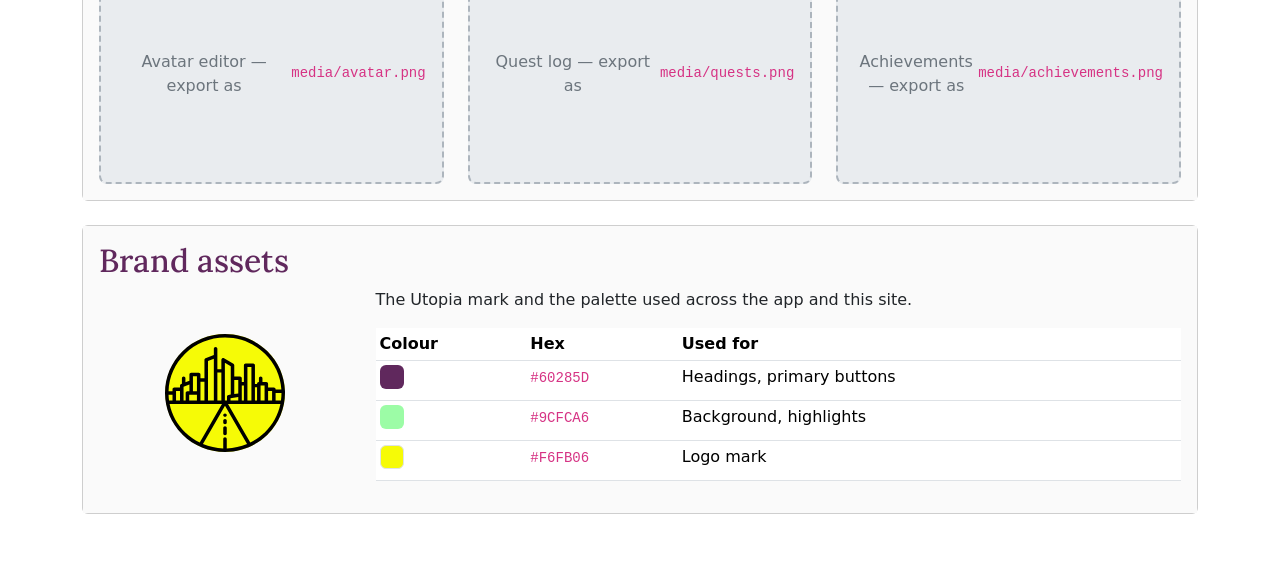
<file: Media.html>
<!doctype html>
<html lang="en">
  <head>
    <!-- Required meta tags -->
    <meta charset="utf-8">
    <meta name="viewport" content="width=device-width, initial-scale=1">

    <!-- Bootstrap CSS -->
    <link href="https://cdn.jsdelivr.net/npm/bootstrap@5.1.3/dist/css/bootstrap.min.css" rel="stylesheet" integrity="sha384-1BmE4kWBq78iYhFldvKuhfTAU6auU8tT94WrHftjDbrCEXSU1oBoqyl2QvZ6jIW3" crossorigin="anonymous">

    <!--Custom Styles-->
    <link rel="stylesheet" type="text/css" href="base.css">
    <link rel="stylesheet" type="text/css" href="page.css">

    <!--Font-->
    <link rel="preconnect" href="https://fonts.googleapis.com">
    <link rel="preconnect" href="https://fonts.gstatic.com" crossorigin>
    <link href="https://fonts.googleapis.com/css2?family=Lora&display=swap" rel="stylesheet">

    <title>Media</title>
  </head>
  <body>
    <!--navbar-->
    <nav class="navbar navbar-expand-lg navbar-dark bg-dark">

        <div class="container-fluid">
            <!--Brand Name-->
          <a class="navbar-brand" href="index.html">Utopia</a>
          <!--Icon-->
        <a class="navbar-brand" href="index.html">
            <img src="Group 1.svg" alt="Utopia logo" width="40" height="40">
          </a>
          <button class="navbar-toggler" type="button" data-bs-toggle="collapse" data-bs-target="#navbarNav" aria-controls="navbarNav" aria-expanded="false" aria-label="Toggle navigation">
            <span class="navbar-toggler-icon"></span>
          </button>
          <div class="collapse navbar-collapse" id="navbarNav">
            <ul class="navbar-nav">
                <li class="nav-item">
                    <a class="nav-link" href="Home.html">Home</a>
                </li>
              <li class="nav-item">
                    <a class="nav-link active" aria-current="page" href="Media.html">Media</a>
                </li>
              <li class="nav-item">
                <a class="nav-link" href="About.html">About</a>
              </li>
              <li class="nav-item">
                <a class="nav-link" href="Brands.html">Affiliated Brands</a>
              </li>
              <li class="nav-item">
                <a class="nav-link" href="Community.html">Community</a>
              </li>
              <li class="nav-item">
                <a class="nav-link" href="FAQ.html">FAQ</a>
              </li>
            </ul>
          </div>
        </div>
      </nav> <!--END navbar code-->

      <!--Hero-->
      <div class="hero p-5 rounded-3">
          <h1 class="display-4">Media</h1>
          <p class="lead">Screens, prototypes and press assets from the Utopia Project.</p>
      </div><!--END hero-->

      <div class="container pb-5">

        <!--Interactive prototype-->
        <div class="card panel">
          <div class="card-body">
            <h2 class="section-heading">Interactive prototype</h2>
            <p>The mobile app was designed in Figma. The prototype below is clickable &mdash; move through the onboarding flow, the two project selectors, the scan screen and the shop.</p>
            <div class="ratio ratio-16x9 mb-3">
              <iframe src="https://www.figma.com/embed?embed_host=share&amp;url=https%3A%2F%2Fwww.figma.com%2Ffile%2FjOb9wAshvpnRQLaUK1SSvT%2FUtopia%3Fnode-id%3D2%253A4" title="Utopia Figma prototype" allowfullscreen></iframe>
            </div>
            <a href="https://www.figma.com/file/jOb9wAshvpnRQLaUK1SSvT/Utopia?node-id=2%3A4" class="btn btn-utopia">Open in Figma</a>
          </div>
        </div>

        <!--Screens-->
        <div class="card panel">
          <div class="card-body">
            <h2 class="section-heading">Screens</h2>
            <p>Exported frames from the mobile design.</p>
            <div class="row g-4">
              <div class="col-md-4">
                <div class="placeholder-tile rounded-3">Onboarding &mdash; export from Figma as <code>media/onboarding.png</code></div>
              </div>
              <div class="col-md-4">
                <div class="placeholder-tile rounded-3">Scan screen &mdash; export as <code>media/scan.png</code></div>
              </div>
              <div class="col-md-4">
                <div class="placeholder-tile rounded-3">Shop &mdash; export as <code>media/shop.png</code></div>
              </div>
              <div class="col-md-4">
                <div class="placeholder-tile rounded-3">Avatar editor &mdash; export as <code>media/avatar.png</code></div>
              </div>
              <div class="col-md-4">
                <div class="placeholder-tile rounded-3">Quest log &mdash; export as <code>media/quests.png</code></div>
              </div>
              <div class="col-md-4">
                <div class="placeholder-tile rounded-3">Achievements &mdash; export as <code>media/achievements.png</code></div>
              </div>
            </div>
          </div>
        </div>

        <!--Brand assets-->
        <div class="card panel">
          <div class="card-body">
            <h2 class="section-heading">Brand assets</h2>
            <div class="row align-items-center g-4">
              <div class="col-md-3 text-center">
                <img src="Group 1.svg" alt="Utopia logo" width="120" height="120">
              </div>
              <div class="col-md-9">
                <p>The Utopia mark and the palette used across the app and this site.</p>
                <table class="table table-sm">
                  <thead>
                    <tr><th scope="col">Colour</th><th scope="col">Hex</th><th scope="col">Used for</th></tr>
                  </thead>
                  <tbody>
                    <tr><td><span class="d-inline-block rounded" style="width:1.5rem;height:1.5rem;background:#60285D;"></span></td><td><code>#60285D</code></td><td>Headings, primary buttons</td></tr>
                    <tr><td><span class="d-inline-block rounded" style="width:1.5rem;height:1.5rem;background:#9CFCA6;"></span></td><td><code>#9CFCA6</code></td><td>Background, highlights</td></tr>
                    <tr><td><span class="d-inline-block rounded border" style="width:1.5rem;height:1.5rem;background:#F6FB06;"></span></td><td><code>#F6FB06</code></td><td>Logo mark</td></tr>
                  </tbody>
                </table>
              </div>
            </div>
          </div>
        </div>

      </div>

    <!-- Bootstrap Bundle with Popper -->
    <script src="https://cdn.jsdelivr.net/npm/bootstrap@5.1.3/dist/js/bootstrap.bundle.min.js" integrity="sha384-ka7Sk0Gln4gmtz2MlQnikT1wXgYsOg+OMhuP+IlRH9sENBO0LRn5q+8nbTov4+1p" crossorigin="anonymous"></script>

  </body>
</html>
</file>
<file: base.css>
/* Shared across every page. Page-specific overrides live in the
   per-page stylesheet loaded after this one. */

body {
    background: url(Background.svg);
    background-size: cover;
    background-attachment: fixed;
}

/* Brand palette, taken from the logo and background art */
:root {
    --utopia-purple: #60285D;
    --utopia-mint: #9CFCA6;
    --utopia-yellow: #F6FB06;
}

.navbar-brand {
    margin-left: 10px;
}

.navbar-nav {
    font-family: 'Lora', serif;
}

.display-4 {
    font-family: 'Lora', serif;
}

.card-title {
    font-family: 'Lora', serif;
}

/* Replaces Bootstrap 4's .jumbotron, which no longer exists in v5 */
.hero {
    margin-top: 6%;
    margin-left: 10%;
    margin-right: 10%;
}
</file>
<file: style.css>
/* Landing page (index.html) overrides. Loaded after base.css. */

.hero {
    background-color: black;
    display: block;
    margin-left: auto;
    margin-right: auto;
    margin-top: 0;
    text-align: center;
}

.card {
    background-color: black;
}

.display-4 {
    color: white;
}

.lead {
    color: white;
}

img {
    display: block;
    margin-top: 4%;
    margin-left: auto;
    margin-right: auto;
}
</file>
<file: astyle.css>
/* About page overrides. Loaded after base.css. */

.hero {
    margin-right: 20%;
}
</file>
<file: page.css>
/* Shared by the content pages: Media, Brands, Community, FAQ. */

.hero {
    margin-bottom: 2%;
}

/* Readable panel over the background art */
.panel {
    background-color: rgb(250, 250, 250);
    margin-bottom: 1.5rem;
}

.section-heading {
    font-family: 'Lora', serif;
    color: var(--utopia-purple);
}

.card-body {
    background-color: rgb(250, 250, 250);
}

.btn-utopia {
    background-color: var(--utopia-purple);
    border-color: var(--utopia-purple);
    color: #fff;
}

.btn-utopia:hover,
.btn-utopia:focus {
    background-color: #4a1f47;
    border-color: #4a1f47;
    color: #fff;
}

/* Bootstrap's accordion, tinted to the brand */
.accordion-button:not(.collapsed) {
    background-color: var(--utopia-mint);
    color: var(--utopia-purple);
}

.accordion-button {
    font-family: 'Lora', serif;
}

/* Marks content that is placeholder pending real assets */
.placeholder-tile {
    background-color: #e9ecef;
    border: 2px dashed #adb5bd;
    color: #6c757d;
    display: flex;
    align-items: center;
    justify-content: center;
    text-align: center;
    min-height: 220px;
    padding: 1rem;
}
</file>
<file: hstyle.css>
/* Home page overrides. Loaded after base.css. */

.card-title {
    font-size: 30px;
}

.card-body {
    background-color: rgb(250, 250, 250);
}

.hero {
    margin-right: 0;
}

#game-choice {
    width: 80%;
    margin: 0 auto;
    margin-top: 4%;
}
</file>
